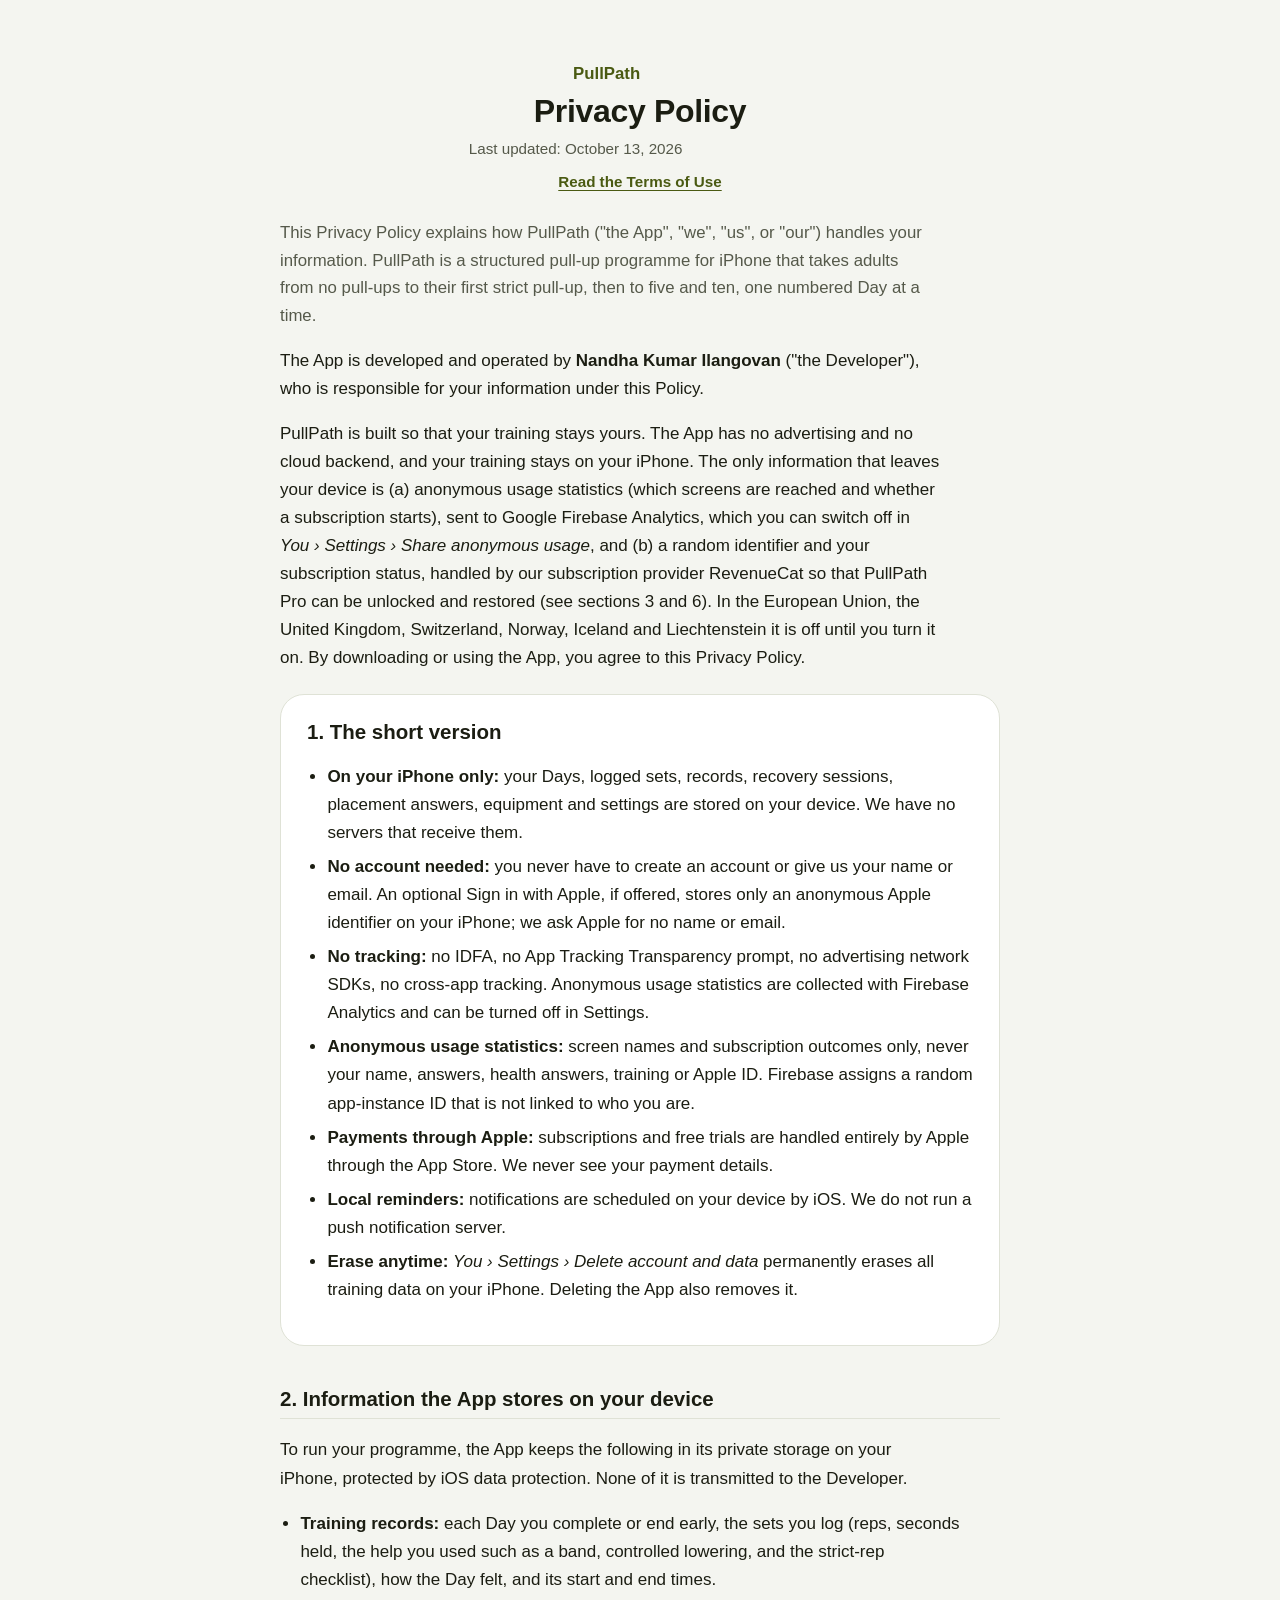
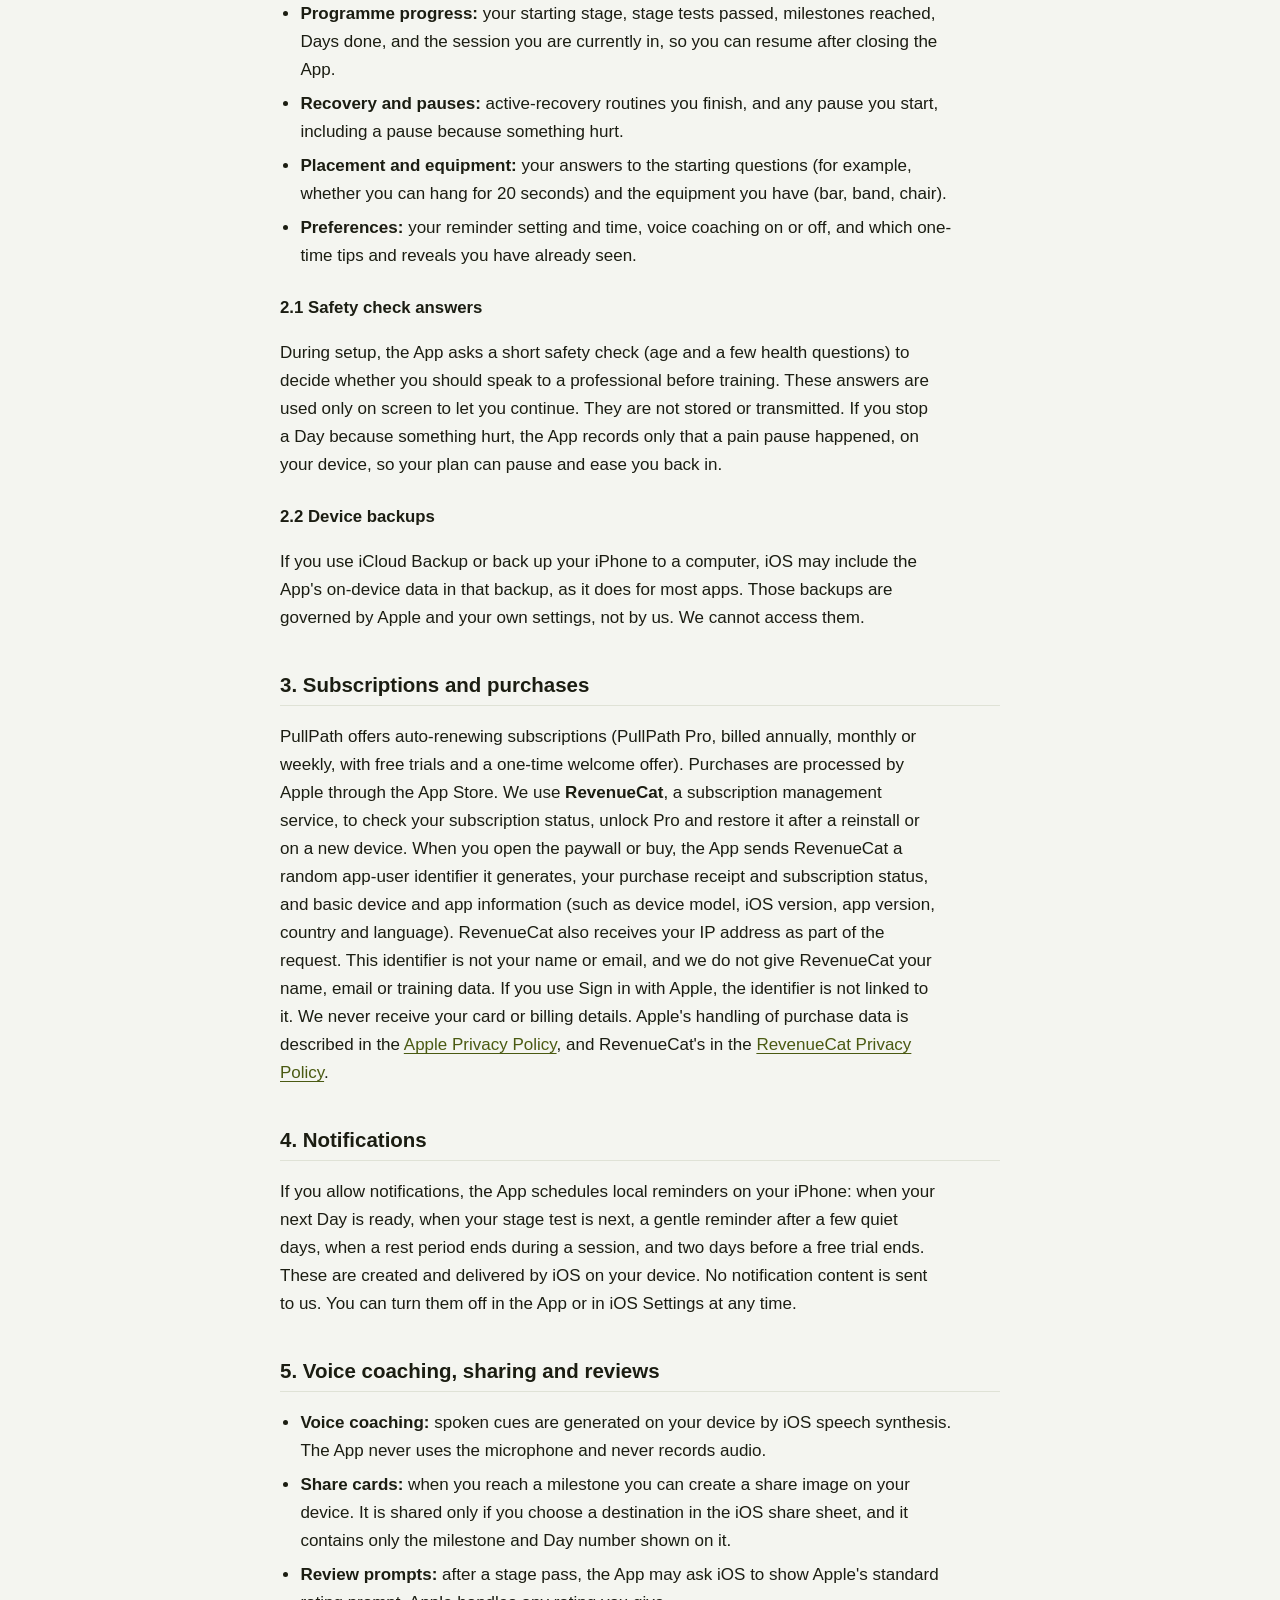
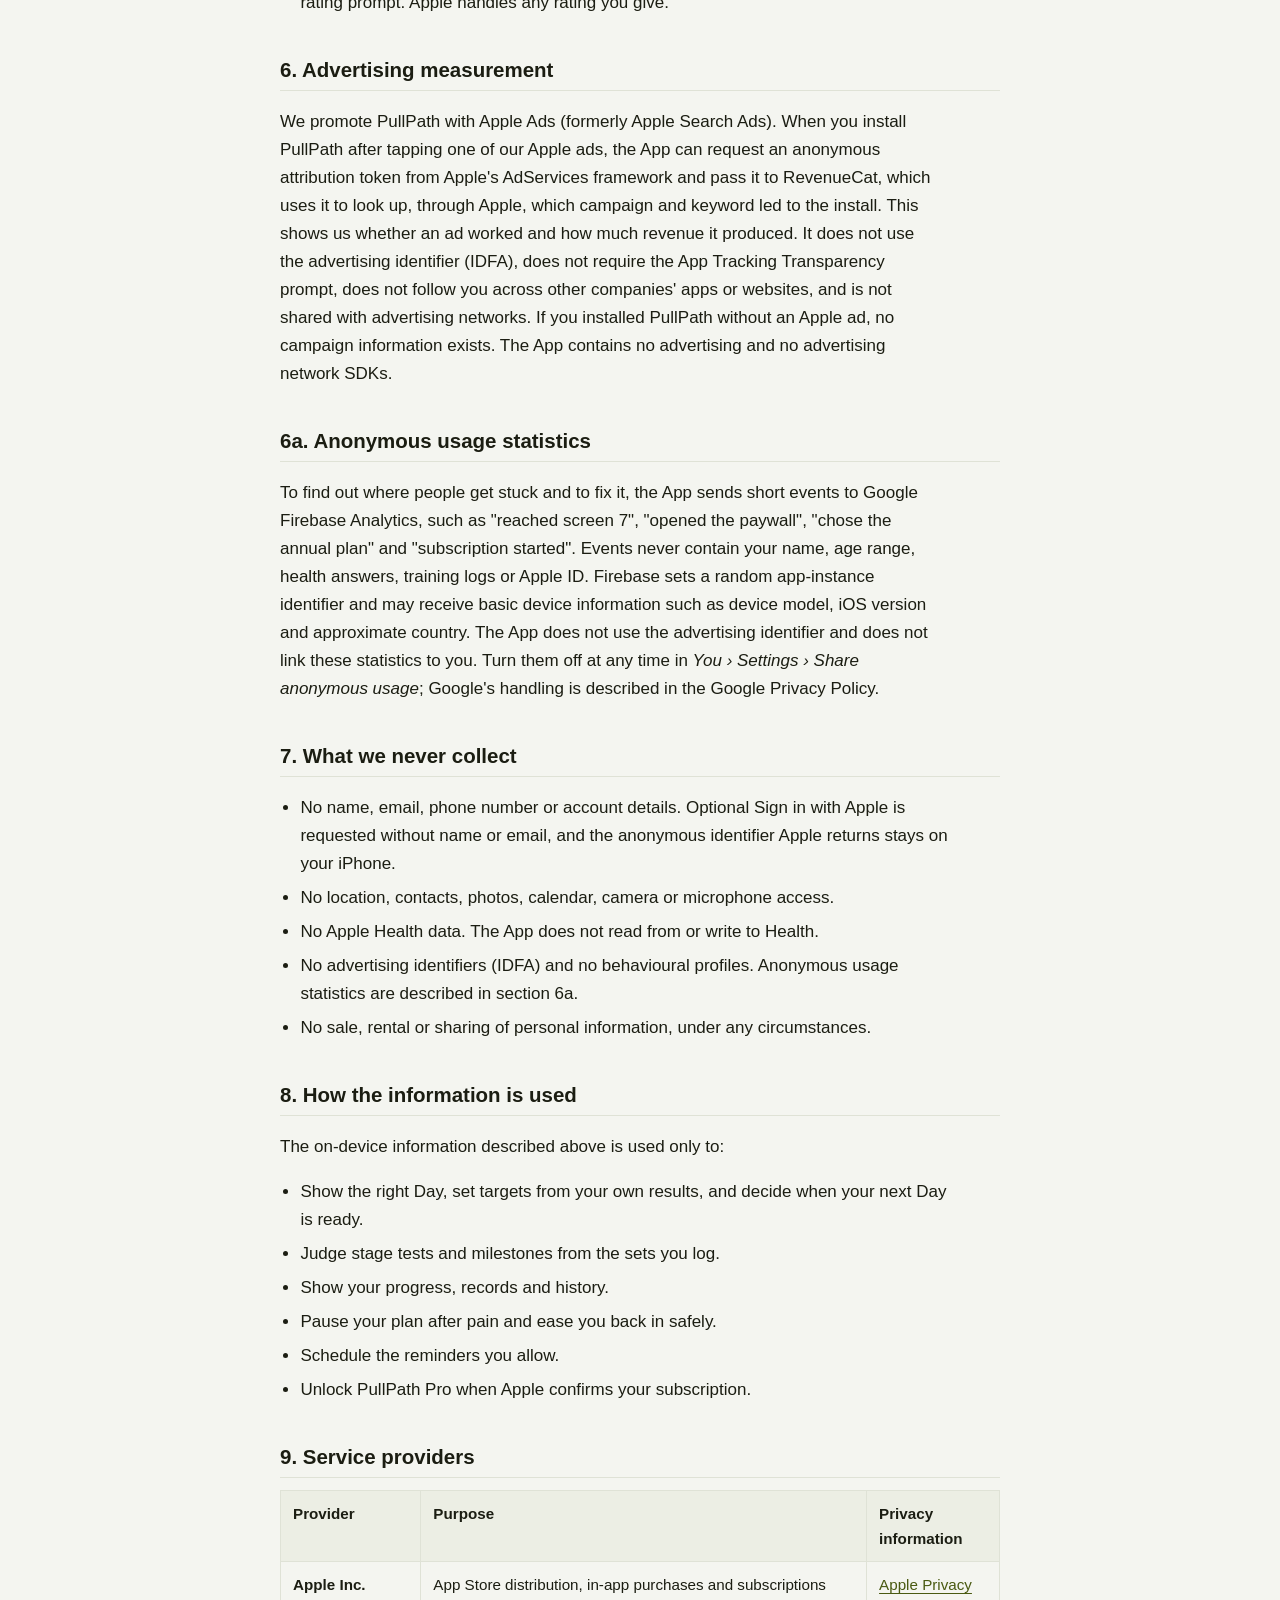
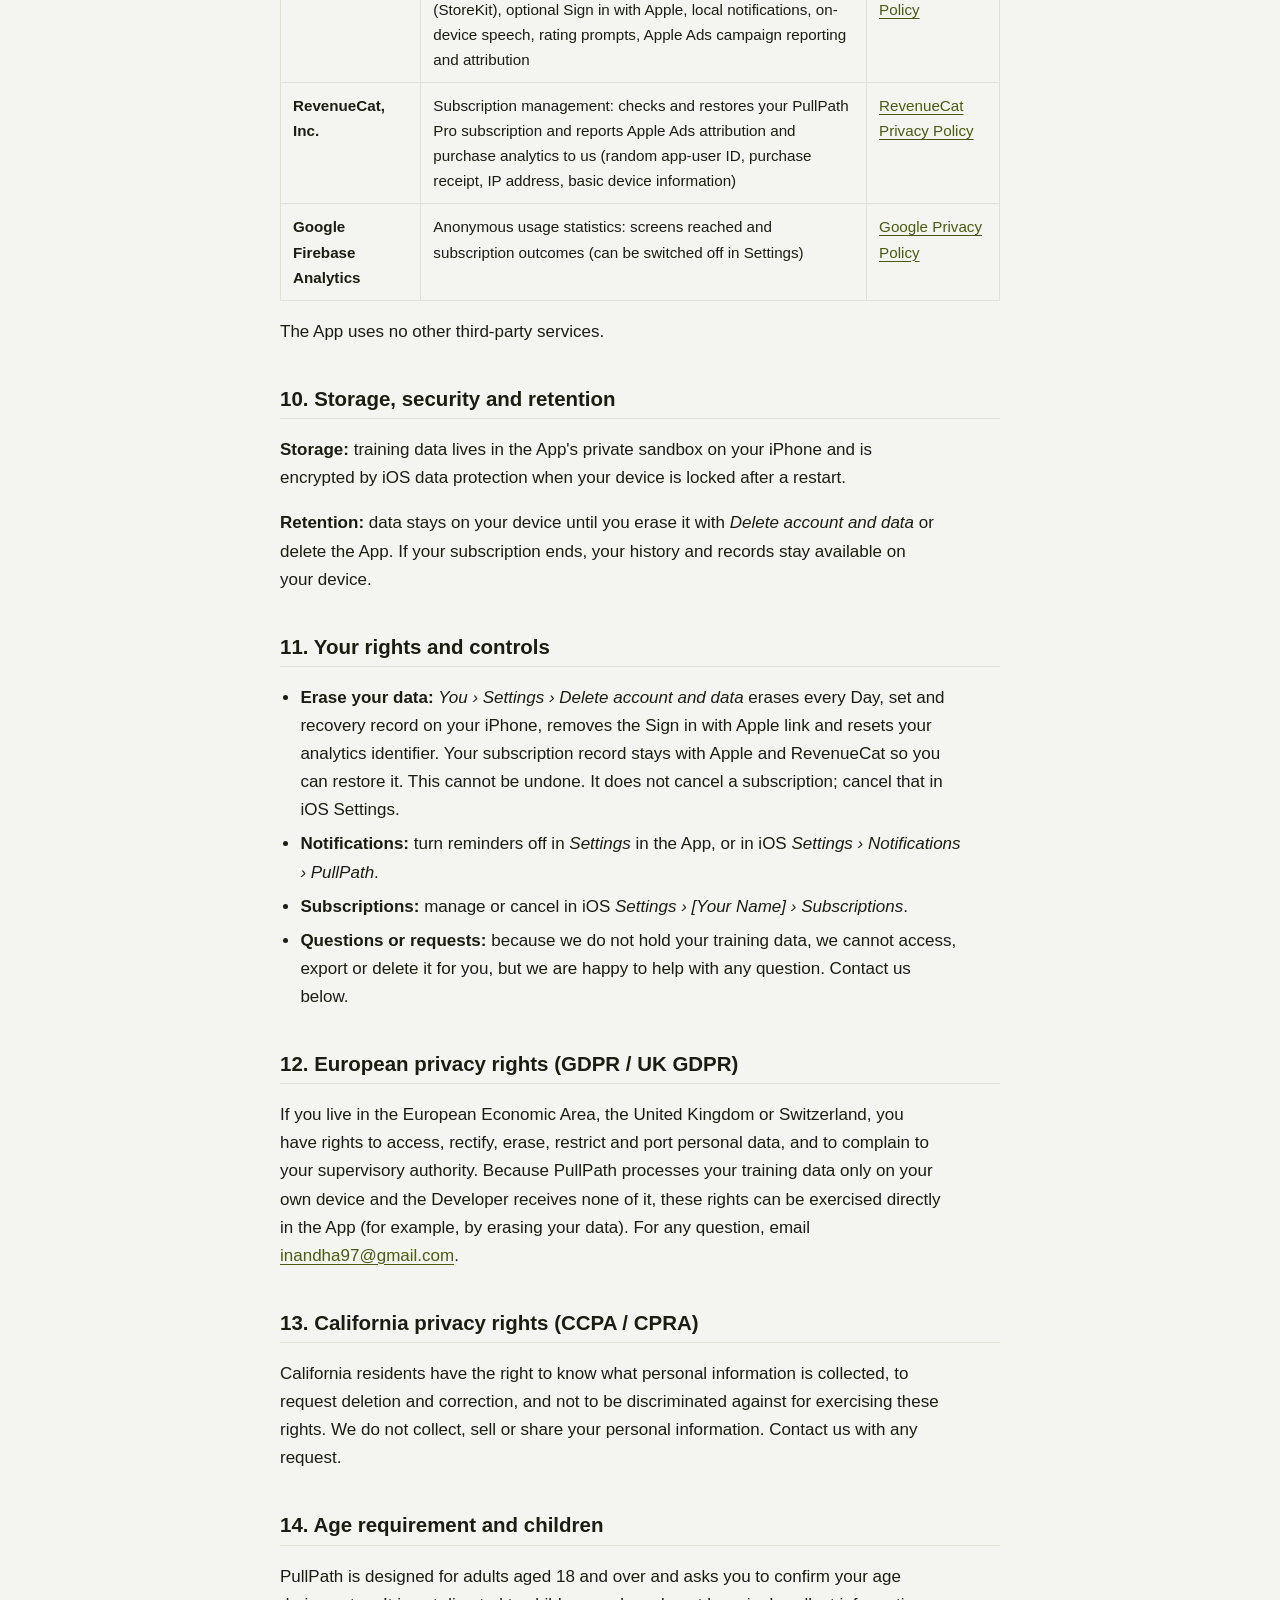
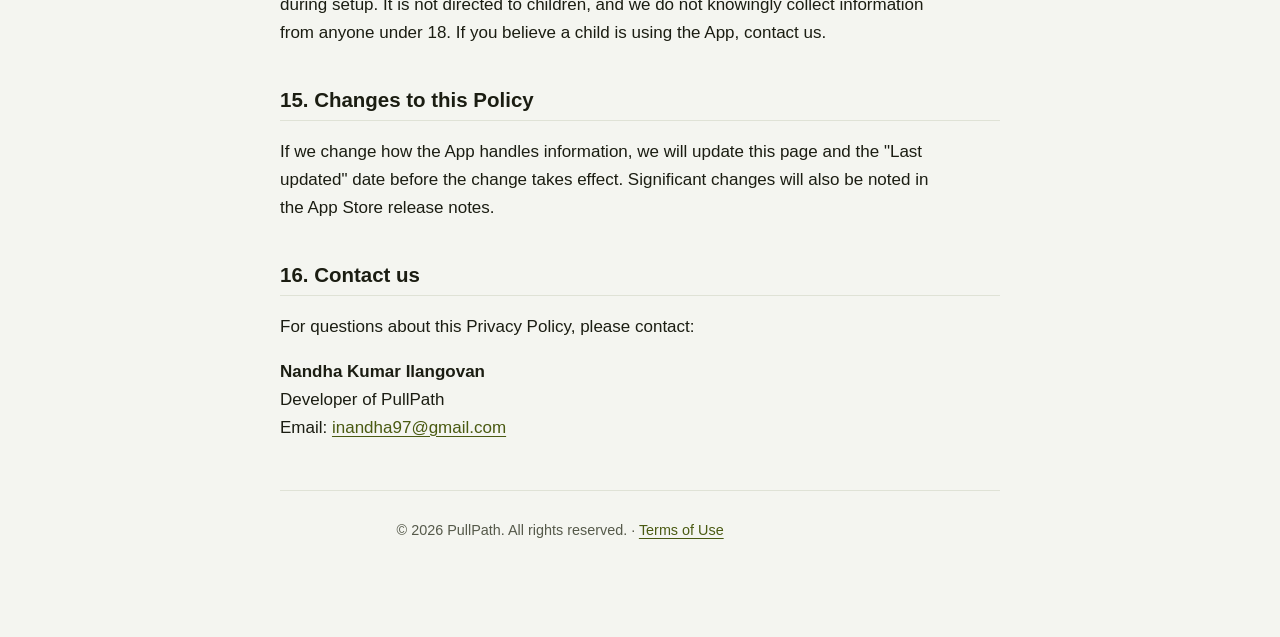
<file: index.html>
<!DOCTYPE html>
<html lang="en">
<head>
  <meta charset="utf-8" />
  <meta name="viewport" content="width=device-width, initial-scale=1" />
  <meta name="robots" content="index, follow" />
  <meta name="description" content="Privacy Policy for PullPath, an own-pace pull-up programme for iPhone that keeps your training data on your device." />
  <title>Privacy Policy - PullPath</title>
  <link rel="stylesheet" href="style.css" />
</head>
<body>
  <div class="wrap">
    <header>
      <p class="brand">PullPath</p>
      <h1>Privacy Policy</h1>
      <p class="updated">Last updated: October 13, 2026</p>
      <nav class="top"><a href="terms.html">Read the Terms of Use</a></nav>
    </header>

    <p class="lead">This Privacy Policy explains how PullPath ("the App", "we", "us", or "our") handles your information. PullPath is a structured pull-up programme for iPhone that takes adults from no pull-ups to their first strict pull-up, then to five and ten, one numbered Day at a time.</p>

    <p>The App is developed and operated by <strong>Nandha Kumar Ilangovan</strong> ("the Developer"), who is responsible for your information under this Policy.</p>

    <p>PullPath is built so that your training stays yours. The App has no advertising and no cloud backend, and your training stays on your iPhone. The only information that leaves your device is (a) anonymous usage statistics (which screens are reached and whether a subscription starts), sent to Google Firebase Analytics, which you can switch off in <em>You › Settings › Share anonymous usage</em>, and (b) a random identifier and your subscription status, handled by our subscription provider RevenueCat so that PullPath Pro can be unlocked and restored (see sections 3 and 6). In the European Union, the United Kingdom, Switzerland, Norway, Iceland and Liechtenstein it is off until you turn it on. By downloading or using the App, you agree to this Privacy Policy.</p>

    <div class="card">
      <h2 class="card-title">1. The short version</h2>
      <ul>
        <li><strong>On your iPhone only:</strong> your Days, logged sets, records, recovery sessions, placement answers, equipment and settings are stored on your device. We have no servers that receive them.</li>
        <li><strong>No account needed:</strong> you never have to create an account or give us your name or email. An optional Sign in with Apple, if offered, stores only an anonymous Apple identifier on your iPhone; we ask Apple for no name or email.</li>
        <li><strong>No tracking:</strong> no IDFA, no App Tracking Transparency prompt, no advertising network SDKs, no cross-app tracking. Anonymous usage statistics are collected with Firebase Analytics and can be turned off in Settings.</li>
        <li><strong>Anonymous usage statistics:</strong> screen names and subscription outcomes only, never your name, answers, health answers, training or Apple ID. Firebase assigns a random app-instance ID that is not linked to who you are.</li>
        <li><strong>Payments through Apple:</strong> subscriptions and free trials are handled entirely by Apple through the App Store. We never see your payment details.</li>
        <li><strong>Local reminders:</strong> notifications are scheduled on your device by iOS. We do not run a push notification server.</li>
        <li><strong>Erase anytime:</strong> <em>You › Settings › Delete account and data</em> permanently erases all training data on your iPhone. Deleting the App also removes it.</li>
      </ul>
    </div>

    <h2>2. Information the App stores on your device</h2>
    <p>To run your programme, the App keeps the following in its private storage on your iPhone, protected by iOS data protection. None of it is transmitted to the Developer.</p>
    <ul>
      <li><strong>Training records:</strong> each Day you complete or end early, the sets you log (reps, seconds held, the help you used such as a band, controlled lowering, and the strict-rep checklist), how the Day felt, and its start and end times.</li>
      <li><strong>Programme progress:</strong> your starting stage, stage tests passed, milestones reached, Days done, and the session you are currently in, so you can resume after closing the App.</li>
      <li><strong>Recovery and pauses:</strong> active-recovery routines you finish, and any pause you start, including a pause because something hurt.</li>
      <li><strong>Placement and equipment:</strong> your answers to the starting questions (for example, whether you can hang for 20 seconds) and the equipment you have (bar, band, chair).</li>
      <li><strong>Preferences:</strong> your reminder setting and time, voice coaching on or off, and which one-time tips and reveals you have already seen.</li>
    </ul>

    <h3>2.1 Safety check answers</h3>
    <p>During setup, the App asks a short safety check (age and a few health questions) to decide whether you should speak to a professional before training. These answers are used only on screen to let you continue. They are not stored or transmitted. If you stop a Day because something hurt, the App records only that a pain pause happened, on your device, so your plan can pause and ease you back in.</p>

    <h3>2.2 Device backups</h3>
    <p>If you use iCloud Backup or back up your iPhone to a computer, iOS may include the App's on-device data in that backup, as it does for most apps. Those backups are governed by Apple and your own settings, not by us. We cannot access them.</p>

    <h2>3. Subscriptions and purchases</h2>
    <p>PullPath offers auto-renewing subscriptions (PullPath Pro, billed annually, monthly or weekly, with free trials and a one-time welcome offer). Purchases are processed by Apple through the App Store. We use <strong>RevenueCat</strong>, a subscription management service, to check your subscription status, unlock Pro and restore it after a reinstall or on a new device. When you open the paywall or buy, the App sends RevenueCat a random app-user identifier it generates, your purchase receipt and subscription status, and basic device and app information (such as device model, iOS version, app version, country and language). RevenueCat also receives your IP address as part of the request. This identifier is not your name or email, and we do not give RevenueCat your name, email or training data. If you use Sign in with Apple, the identifier is not linked to it. We never receive your card or billing details. Apple's handling of purchase data is described in the <a href="https://www.apple.com/legal/privacy/" target="_blank" rel="noopener">Apple Privacy Policy</a>, and RevenueCat's in the <a href="https://www.revenuecat.com/privacy/" target="_blank" rel="noopener">RevenueCat Privacy Policy</a>.</p>

    <h2>4. Notifications</h2>
    <p>If you allow notifications, the App schedules local reminders on your iPhone: when your next Day is ready, when your stage test is next, a gentle reminder after a few quiet days, when a rest period ends during a session, and two days before a free trial ends. These are created and delivered by iOS on your device. No notification content is sent to us. You can turn them off in the App or in iOS Settings at any time.</p>

    <h2>5. Voice coaching, sharing and reviews</h2>
    <ul>
      <li><strong>Voice coaching:</strong> spoken cues are generated on your device by iOS speech synthesis. The App never uses the microphone and never records audio.</li>
      <li><strong>Share cards:</strong> when you reach a milestone you can create a share image on your device. It is shared only if you choose a destination in the iOS share sheet, and it contains only the milestone and Day number shown on it.</li>
      <li><strong>Review prompts:</strong> after a stage pass, the App may ask iOS to show Apple's standard rating prompt. Apple handles any rating you give.</li>
    </ul>

    <h2>6. Advertising measurement</h2>
    <p>We promote PullPath with Apple Ads (formerly Apple Search Ads). When you install PullPath after tapping one of our Apple ads, the App can request an anonymous attribution token from Apple's AdServices framework and pass it to RevenueCat, which uses it to look up, through Apple, which campaign and keyword led to the install. This shows us whether an ad worked and how much revenue it produced. It does not use the advertising identifier (IDFA), does not require the App Tracking Transparency prompt, does not follow you across other companies' apps or websites, and is not shared with advertising networks. If you installed PullPath without an Apple ad, no campaign information exists. The App contains no advertising and no advertising network SDKs.</p>

    <h2>6a. Anonymous usage statistics</h2>
    <p>To find out where people get stuck and to fix it, the App sends short events to Google Firebase Analytics, such as "reached screen 7", "opened the paywall", "chose the annual plan" and "subscription started". Events never contain your name, age range, health answers, training logs or Apple ID. Firebase sets a random app-instance identifier and may receive basic device information such as device model, iOS version and approximate country. The App does not use the advertising identifier and does not link these statistics to you. Turn them off at any time in <em>You › Settings › Share anonymous usage</em>; Google's handling is described in the Google Privacy Policy.</p>

    <h2>7. What we never collect</h2>
    <ul>
      <li>No name, email, phone number or account details. Optional Sign in with Apple is requested without name or email, and the anonymous identifier Apple returns stays on your iPhone.</li>
      <li>No location, contacts, photos, calendar, camera or microphone access.</li>
      <li>No Apple Health data. The App does not read from or write to Health.</li>
      <li>No advertising identifiers (IDFA) and no behavioural profiles. Anonymous usage statistics are described in section 6a.</li>
      <li>No sale, rental or sharing of personal information, under any circumstances.</li>
    </ul>

    <h2>8. How the information is used</h2>
    <p>The on-device information described above is used only to:</p>
    <ul>
      <li>Show the right Day, set targets from your own results, and decide when your next Day is ready.</li>
      <li>Judge stage tests and milestones from the sets you log.</li>
      <li>Show your progress, records and history.</li>
      <li>Pause your plan after pain and ease you back in safely.</li>
      <li>Schedule the reminders you allow.</li>
      <li>Unlock PullPath Pro when Apple confirms your subscription.</li>
    </ul>

    <h2>9. Service providers</h2>
    <table>
      <thead>
        <tr>
          <th>Provider</th>
          <th>Purpose</th>
          <th>Privacy information</th>
        </tr>
      </thead>
      <tbody>
        <tr>
          <td><strong>Apple Inc.</strong></td>
          <td>App Store distribution, in-app purchases and subscriptions (StoreKit), optional Sign in with Apple, local notifications, on-device speech, rating prompts, Apple Ads campaign reporting and attribution</td>
          <td><a href="https://www.apple.com/legal/privacy/" target="_blank" rel="noopener">Apple Privacy Policy</a></td>
        </tr>
        <tr>
          <td><strong>RevenueCat, Inc.</strong></td>
          <td>Subscription management: checks and restores your PullPath Pro subscription and reports Apple Ads attribution and purchase analytics to us (random app-user ID, purchase receipt, IP address, basic device information)</td>
          <td><a href="https://www.revenuecat.com/privacy/" target="_blank" rel="noopener">RevenueCat Privacy Policy</a></td>
        </tr>
        <tr>
          <td><strong>Google Firebase Analytics</strong></td>
          <td>Anonymous usage statistics: screens reached and subscription outcomes (can be switched off in Settings)</td>
          <td><a href="https://policies.google.com/privacy" target="_blank" rel="noopener">Google Privacy Policy</a></td>
        </tr>
      </tbody>
    </table>
    <p>The App uses no other third-party services.</p>

    <h2>10. Storage, security and retention</h2>
    <p><strong>Storage:</strong> training data lives in the App's private sandbox on your iPhone and is encrypted by iOS data protection when your device is locked after a restart.</p>
    <p><strong>Retention:</strong> data stays on your device until you erase it with <em>Delete account and data</em> or delete the App. If your subscription ends, your history and records stay available on your device.</p>

    <h2>11. Your rights and controls</h2>
    <ul>
      <li><strong>Erase your data:</strong> <em>You › Settings › Delete account and data</em> erases every Day, set and recovery record on your iPhone, removes the Sign in with Apple link and resets your analytics identifier. Your subscription record stays with Apple and RevenueCat so you can restore it. This cannot be undone. It does not cancel a subscription; cancel that in iOS Settings.</li>
      <li><strong>Notifications:</strong> turn reminders off in <em>Settings</em> in the App, or in iOS <em>Settings › Notifications › PullPath</em>.</li>
      <li><strong>Subscriptions:</strong> manage or cancel in iOS <em>Settings › [Your Name] › Subscriptions</em>.</li>
      <li><strong>Questions or requests:</strong> because we do not hold your training data, we cannot access, export or delete it for you, but we are happy to help with any question. Contact us below.</li>
    </ul>

    <h2>12. European privacy rights (GDPR / UK GDPR)</h2>
    <p>If you live in the European Economic Area, the United Kingdom or Switzerland, you have rights to access, rectify, erase, restrict and port personal data, and to complain to your supervisory authority. Because PullPath processes your training data only on your own device and the Developer receives none of it, these rights can be exercised directly in the App (for example, by erasing your data). For any question, email <a href="mailto:inandha97@gmail.com">inandha97@gmail.com</a>.</p>

    <h2>13. California privacy rights (CCPA / CPRA)</h2>
    <p>California residents have the right to know what personal information is collected, to request deletion and correction, and not to be discriminated against for exercising these rights. We do not collect, sell or share your personal information. Contact us with any request.</p>

    <h2>14. Age requirement and children</h2>
    <p>PullPath is designed for adults aged 18 and over and asks you to confirm your age during setup. It is not directed to children, and we do not knowingly collect information from anyone under 18. If you believe a child is using the App, contact us.</p>

    <h2>15. Changes to this Policy</h2>
    <p>If we change how the App handles information, we will update this page and the "Last updated" date before the change takes effect. Significant changes will also be noted in the App Store release notes.</p>

    <h2>16. Contact us</h2>
    <p>For questions about this Privacy Policy, please contact:</p>
    <p>
      <strong>Nandha Kumar Ilangovan</strong><br />
      Developer of PullPath<br />
      Email: <a href="mailto:inandha97@gmail.com">inandha97@gmail.com</a>
    </p>

    <footer>
      <hr />
      <p>&copy; 2026 PullPath. All rights reserved. &middot; <a href="terms.html">Terms of Use</a></p>
    </footer>
  </div>
</body>
</html>
</file>
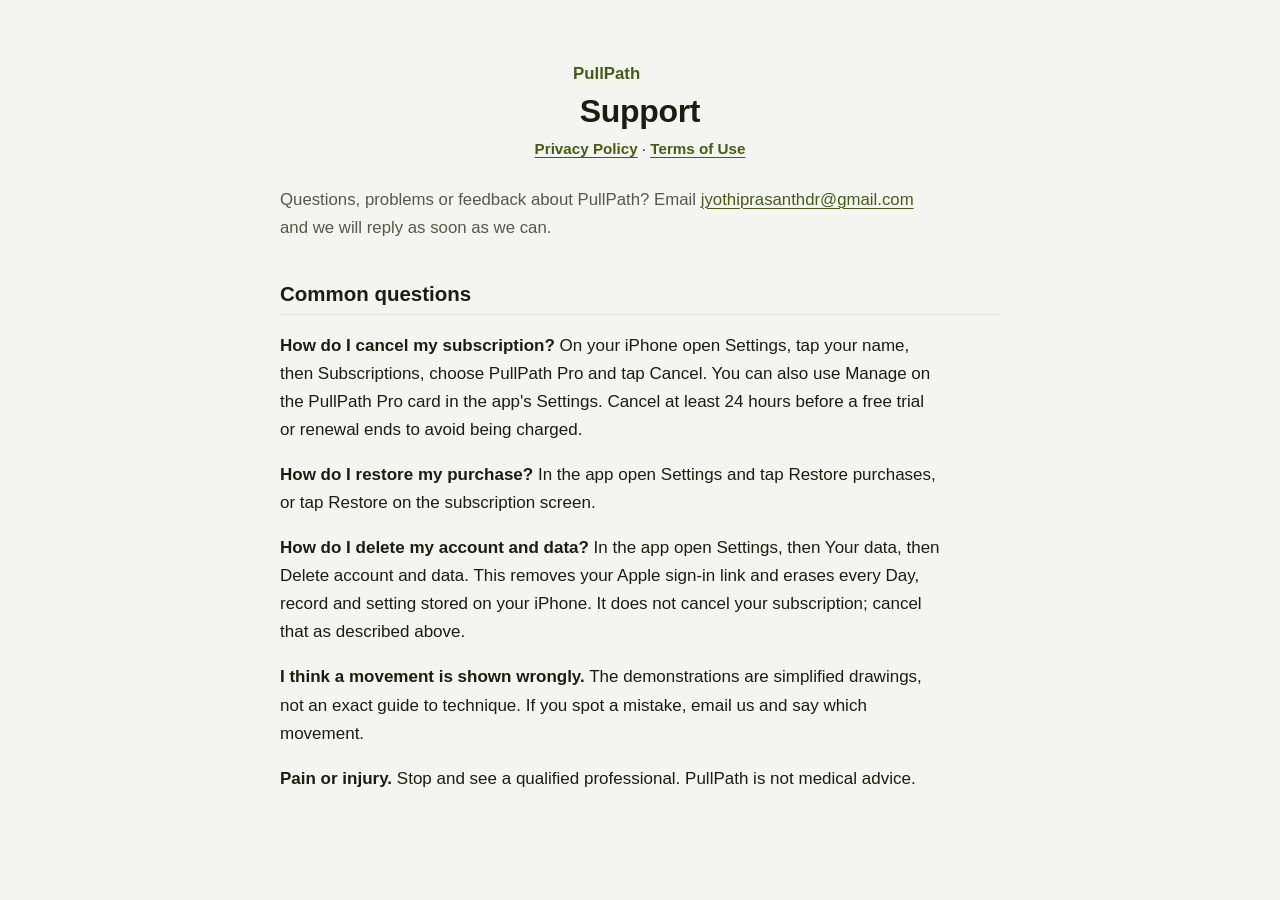
<file: support.html>
<!DOCTYPE html>
<html lang="en">
<head>
<meta charset="utf-8">
<meta name="viewport" content="width=device-width, initial-scale=1">
<title>PullPath Support</title>
<link rel="stylesheet" href="style.css">
</head>
<body>
<div class="wrap">
  <header>
    <p class="brand">PullPath</p>
    <h1>Support</h1>
    <nav class="top"><a href="index.html">Privacy Policy</a> · <a href="terms.html">Terms of Use</a></nav>
  </header>
  <p class="lead">Questions, problems or feedback about PullPath? Email <a href="mailto:jyothiprasanthdr@gmail.com">jyothiprasanthdr@gmail.com</a> and we will reply as soon as we can.</p>

  <h2>Common questions</h2>
  <p><strong>How do I cancel my subscription?</strong> On your iPhone open Settings, tap your name, then Subscriptions, choose PullPath Pro and tap Cancel. You can also use Manage on the PullPath Pro card in the app's Settings. Cancel at least 24 hours before a free trial or renewal ends to avoid being charged.</p>
  <p><strong>How do I restore my purchase?</strong> In the app open Settings and tap Restore purchases, or tap Restore on the subscription screen.</p>
  <p><strong>How do I delete my account and data?</strong> In the app open Settings, then Your data, then Delete account and data. This removes your Apple sign-in link and erases every Day, record and setting stored on your iPhone. It does not cancel your subscription; cancel that as described above.</p>
  <p><strong>I think a movement is shown wrongly.</strong> The demonstrations are simplified drawings, not an exact guide to technique. If you spot a mistake, email us and say which movement.</p>
  <p><strong>Pain or injury.</strong> Stop and see a qualified professional. PullPath is not medical advice.</p>

</div>
</body>
</html>
</file>
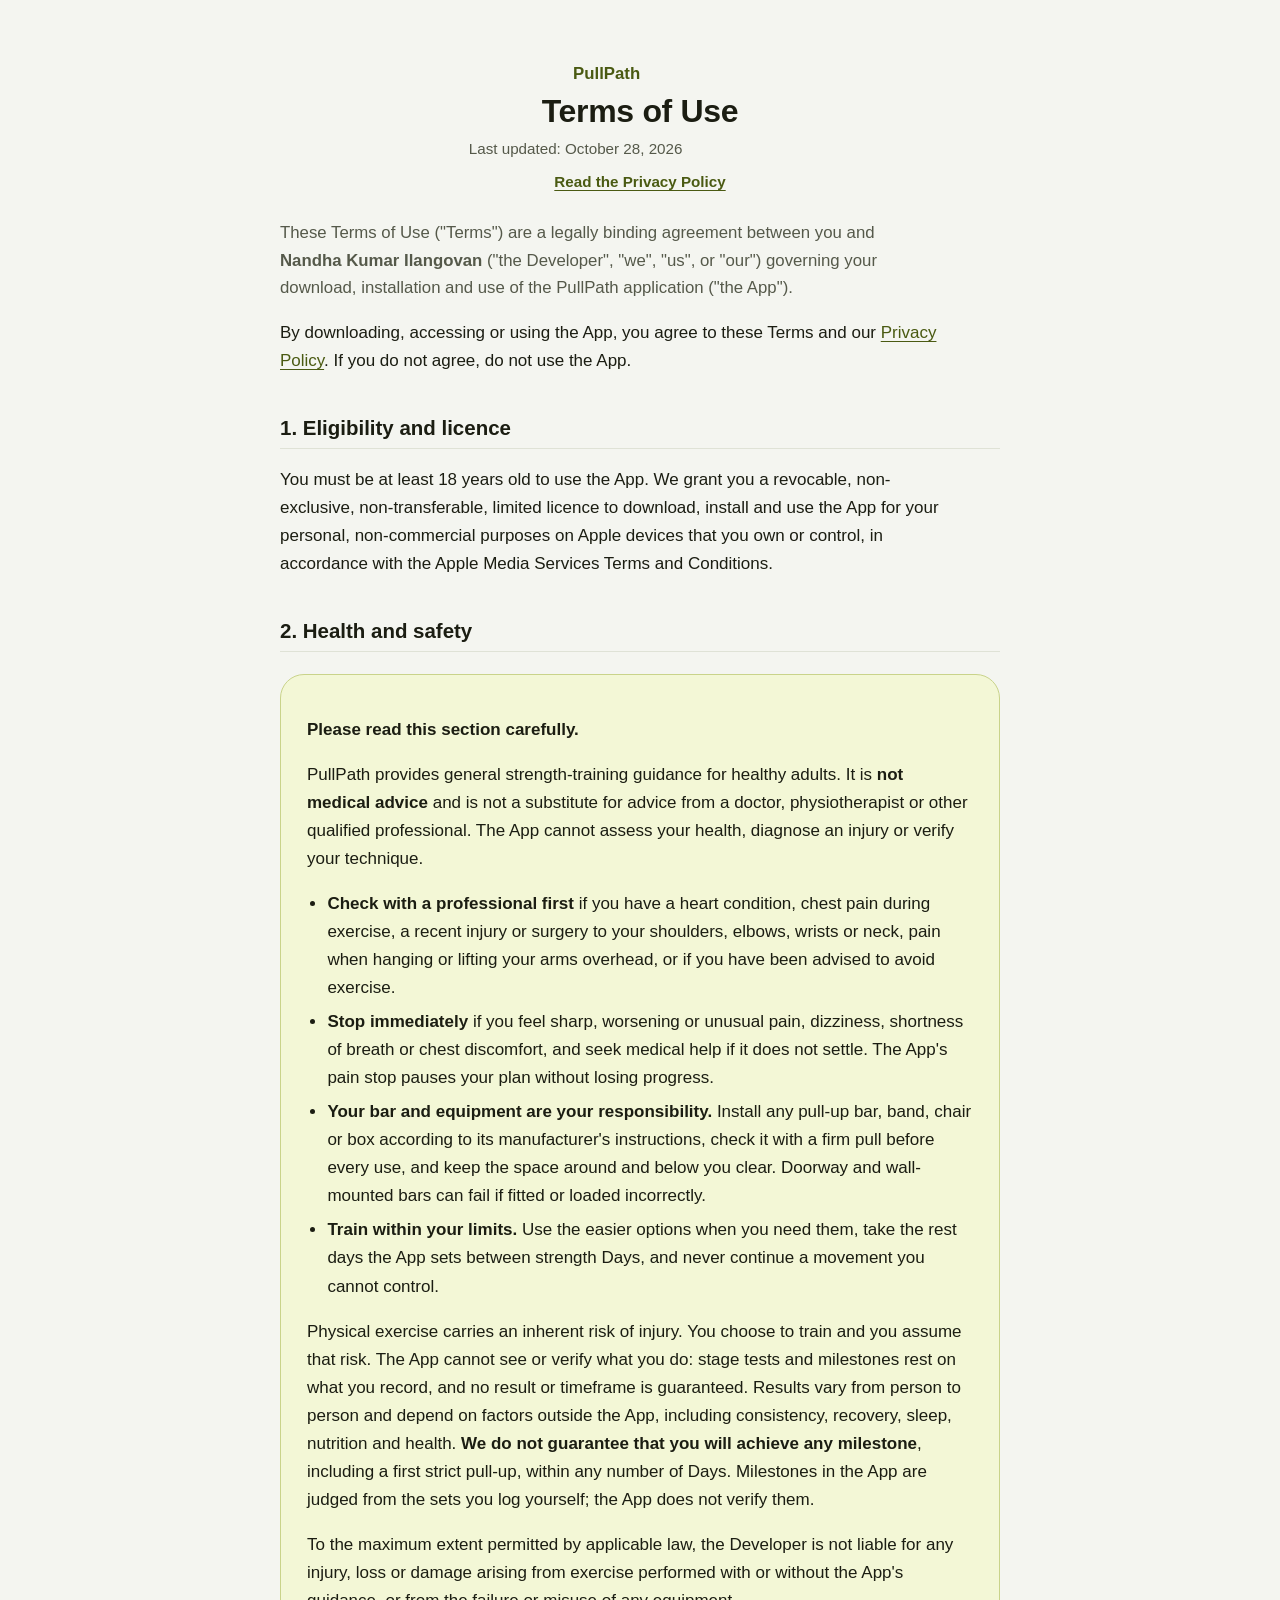
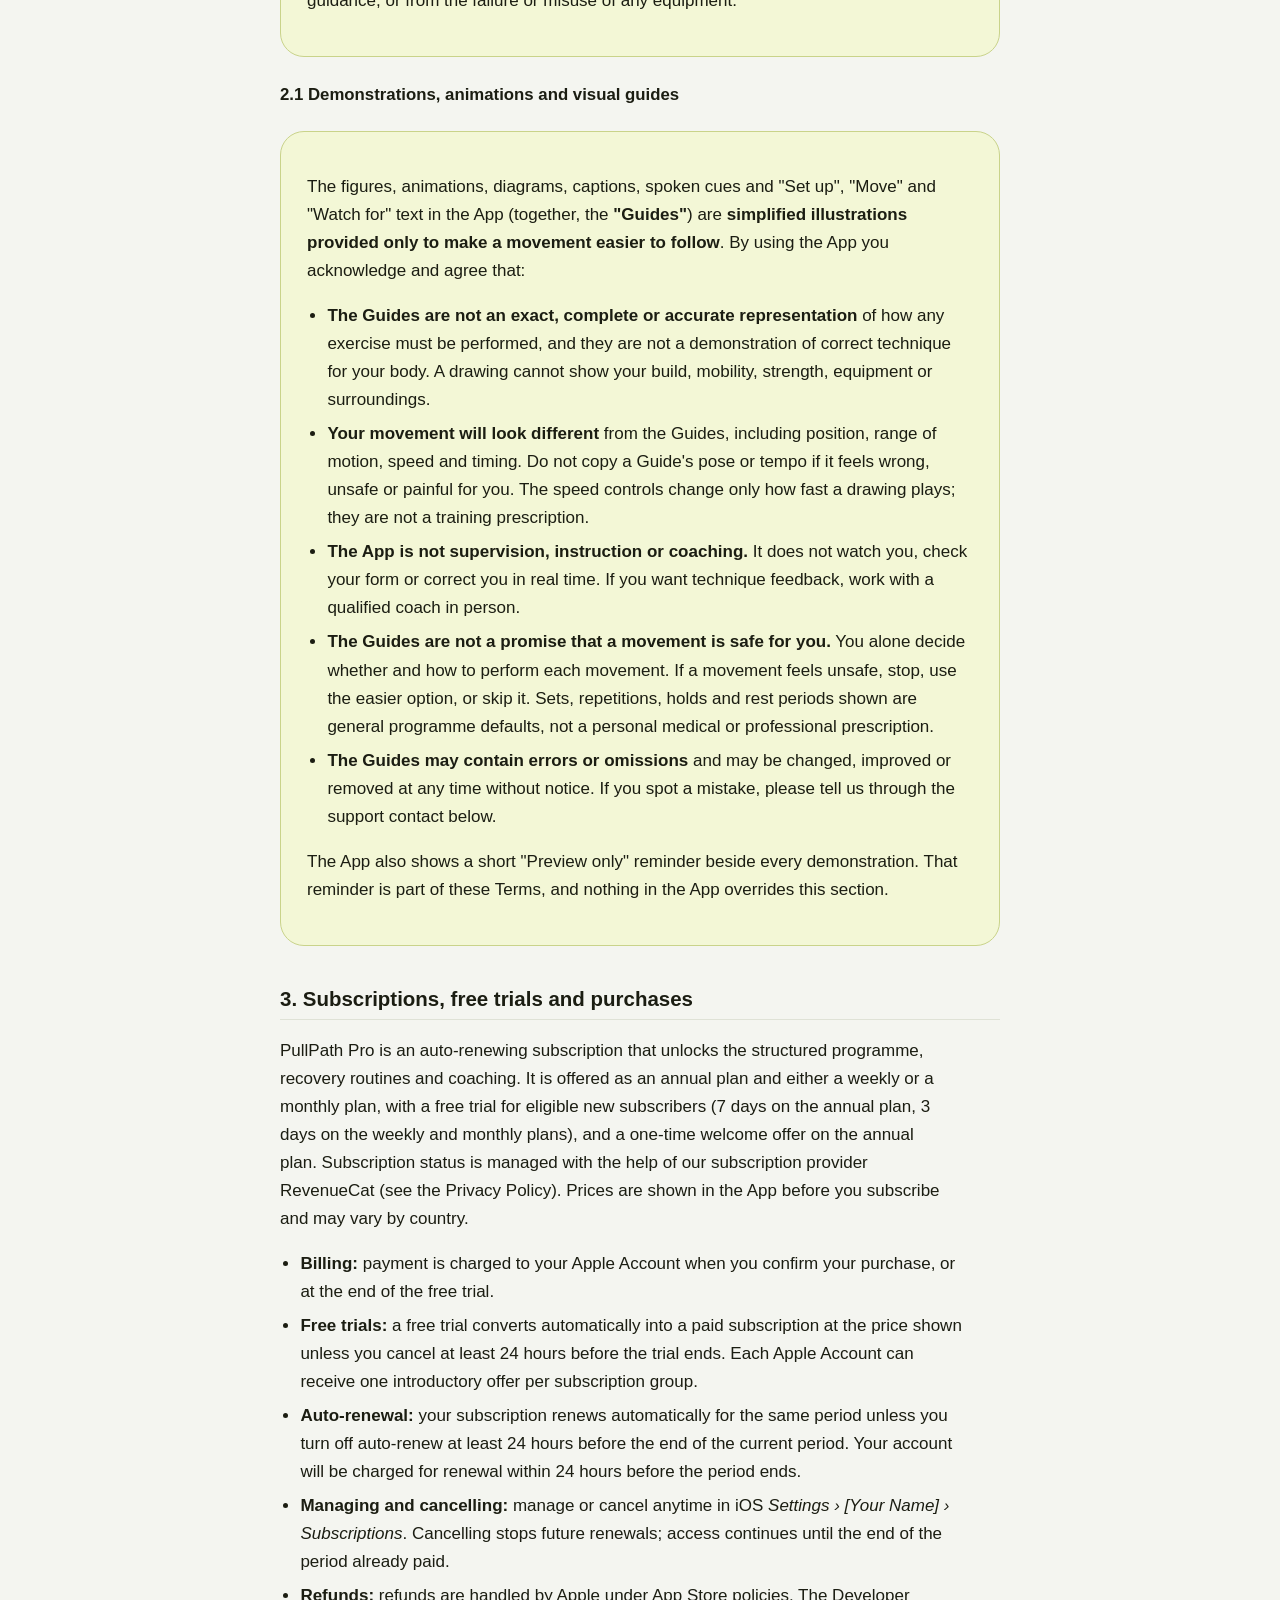
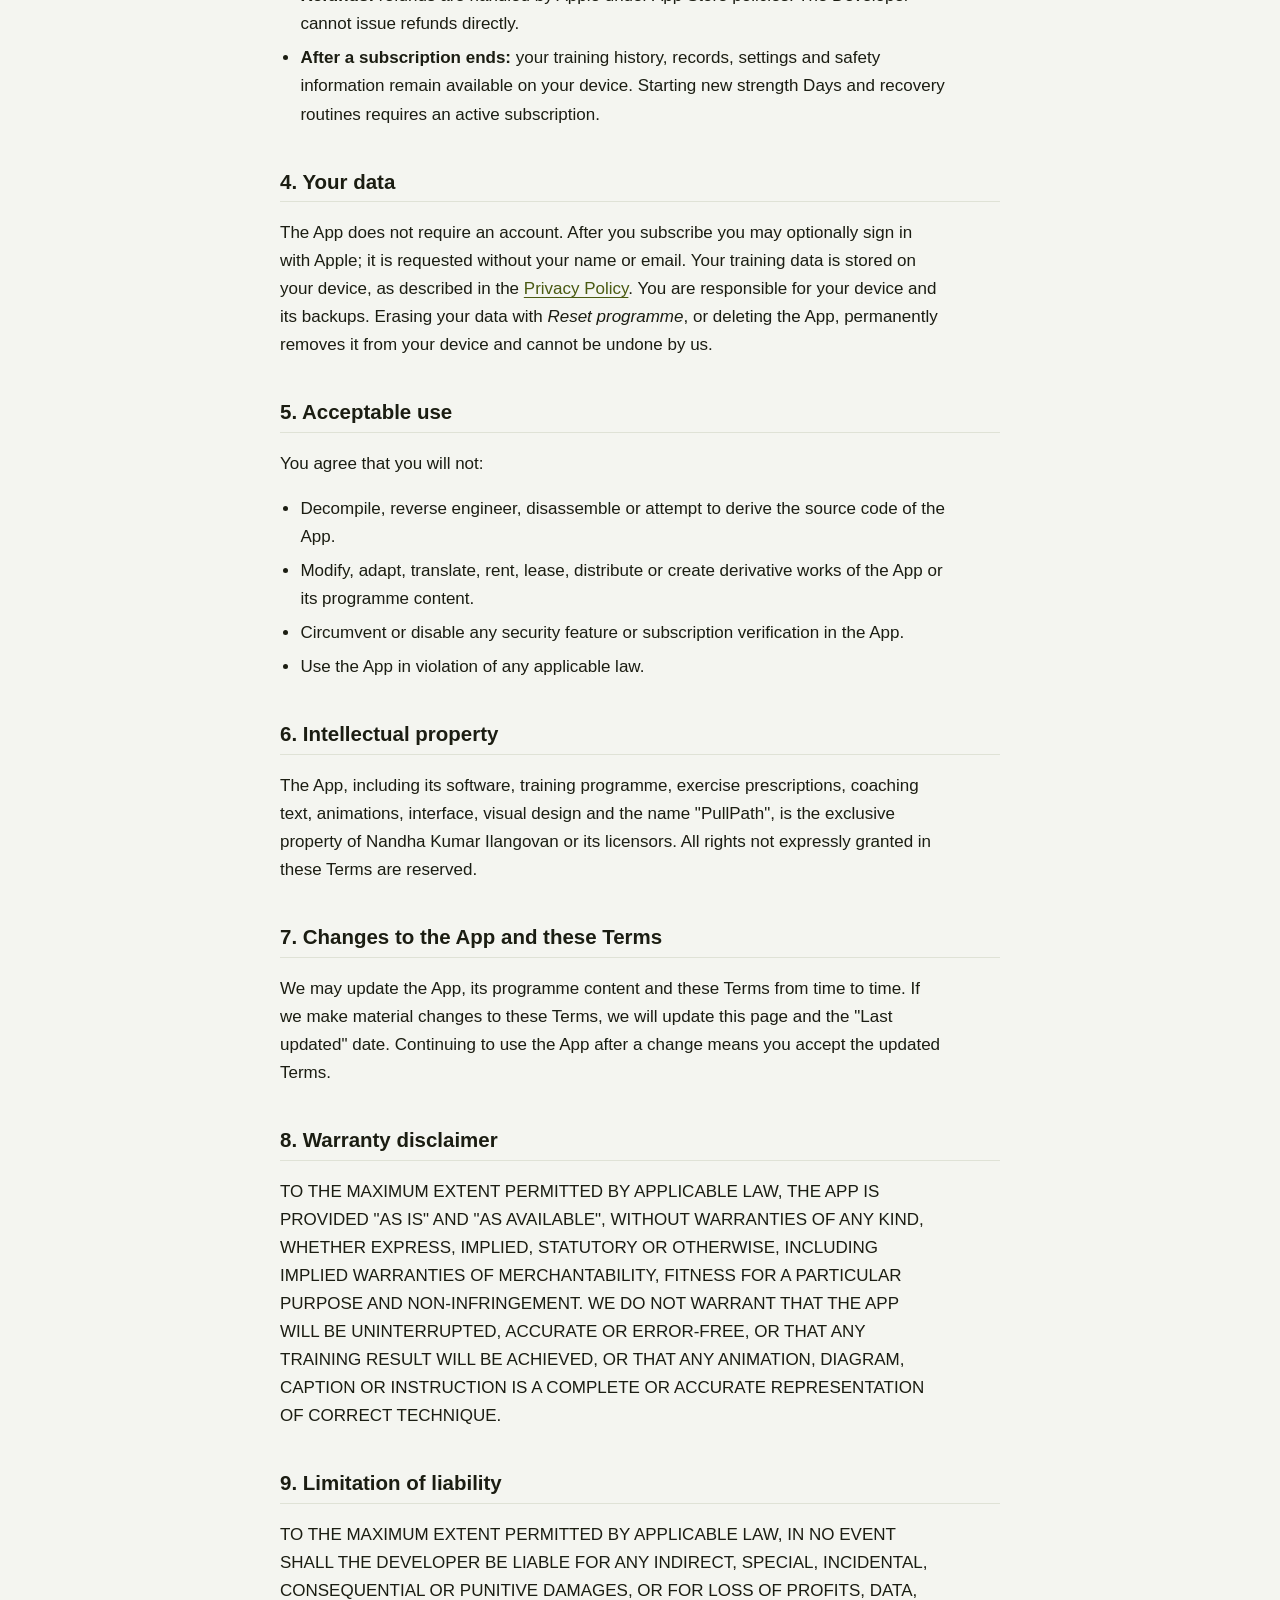
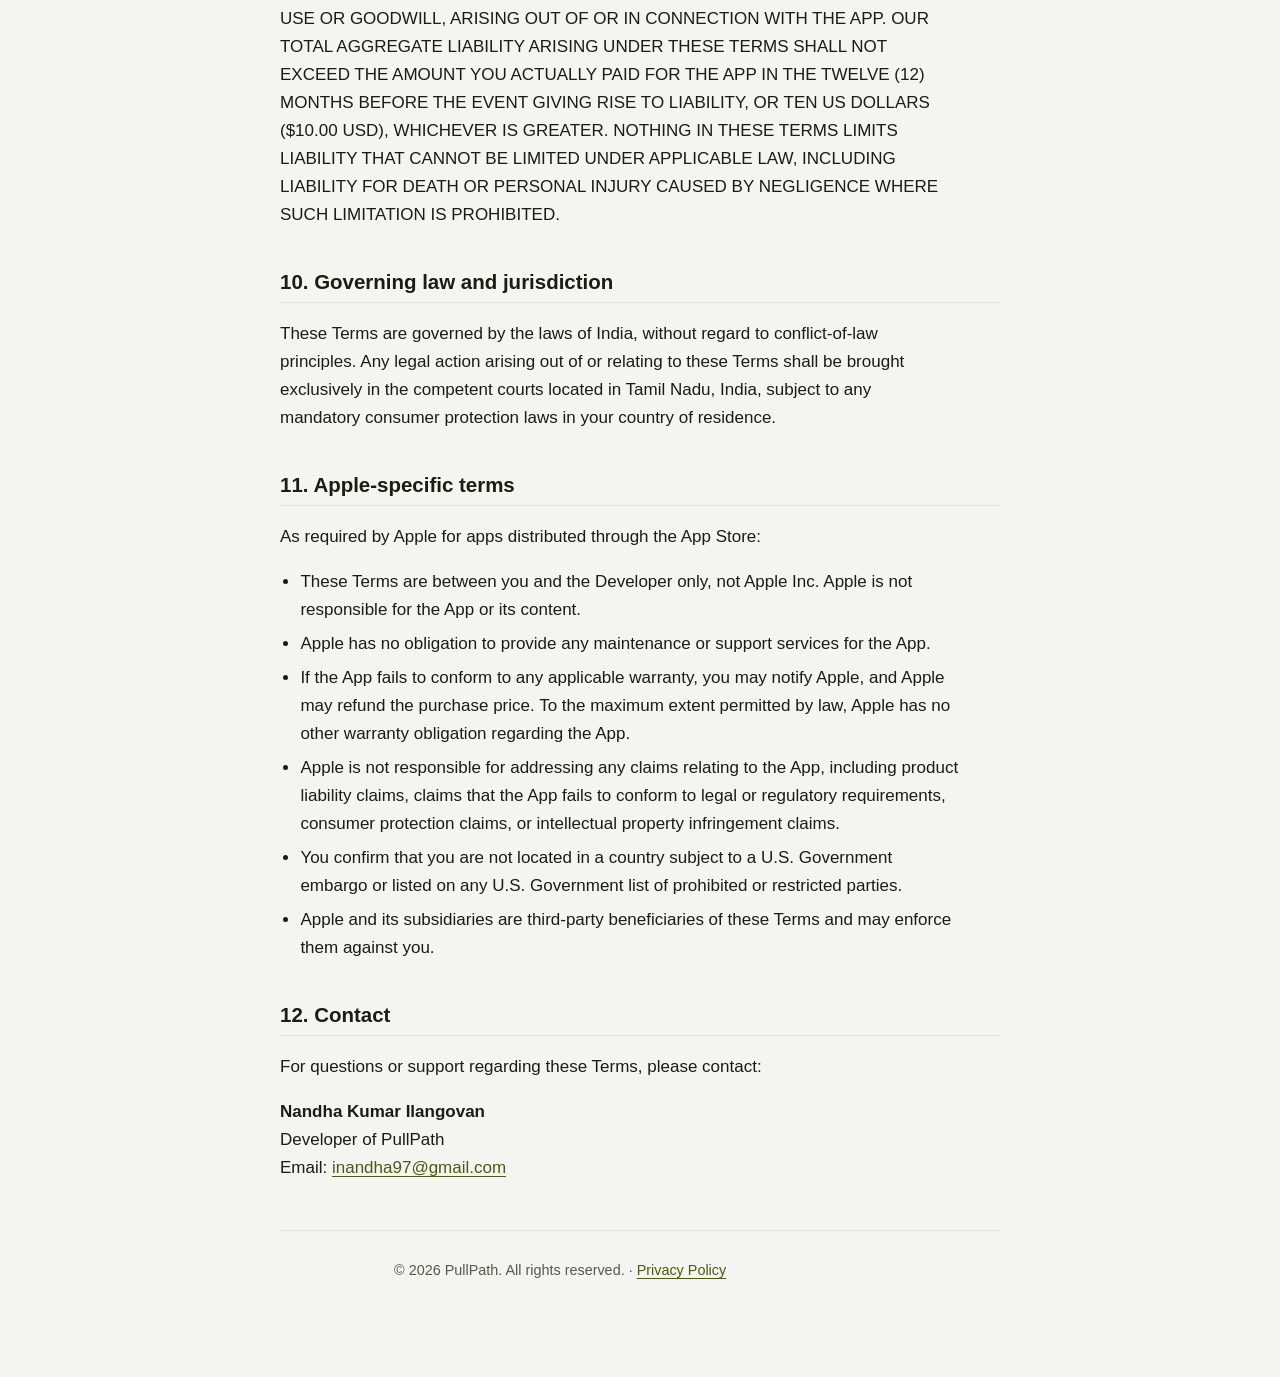
<file: terms.html>
<!DOCTYPE html>
<html lang="en">
<head>
  <meta charset="utf-8" />
  <meta name="viewport" content="width=device-width, initial-scale=1" />
  <meta name="robots" content="index, follow" />
  <meta name="description" content="Terms of Use for PullPath, an own-pace pull-up programme for iPhone." />
  <title>Terms of Use - PullPath</title>
  <link rel="stylesheet" href="style.css" />
</head>
<body>
  <div class="wrap">
    <header>
      <p class="brand">PullPath</p>
      <h1>Terms of Use</h1>
      <p class="updated">Last updated: October 28, 2026</p>
      <nav class="top"><a href="index.html">Read the Privacy Policy</a></nav>
    </header>

    <p class="lead">These Terms of Use ("Terms") are a legally binding agreement between you and <strong>Nandha Kumar Ilangovan</strong> ("the Developer", "we", "us", or "our") governing your download, installation and use of the PullPath application ("the App").</p>

    <p>By downloading, accessing or using the App, you agree to these Terms and our <a href="index.html">Privacy Policy</a>. If you do not agree, do not use the App.</p>

    <h2>1. Eligibility and licence</h2>
    <p>You must be at least 18 years old to use the App. We grant you a revocable, non-exclusive, non-transferable, limited licence to download, install and use the App for your personal, non-commercial purposes on Apple devices that you own or control, in accordance with the Apple Media Services Terms and Conditions.</p>

    <h2>2. Health and safety</h2>
    <div class="card notice">
      <p><strong>Please read this section carefully.</strong></p>
      <p>PullPath provides general strength-training guidance for healthy adults. It is <strong>not medical advice</strong> and is not a substitute for advice from a doctor, physiotherapist or other qualified professional. The App cannot assess your health, diagnose an injury or verify your technique.</p>
      <ul>
        <li><strong>Check with a professional first</strong> if you have a heart condition, chest pain during exercise, a recent injury or surgery to your shoulders, elbows, wrists or neck, pain when hanging or lifting your arms overhead, or if you have been advised to avoid exercise.</li>
        <li><strong>Stop immediately</strong> if you feel sharp, worsening or unusual pain, dizziness, shortness of breath or chest discomfort, and seek medical help if it does not settle. The App's pain stop pauses your plan without losing progress.</li>
        <li><strong>Your bar and equipment are your responsibility.</strong> Install any pull-up bar, band, chair or box according to its manufacturer's instructions, check it with a firm pull before every use, and keep the space around and below you clear. Doorway and wall-mounted bars can fail if fitted or loaded incorrectly.</li>
        <li><strong>Train within your limits.</strong> Use the easier options when you need them, take the rest days the App sets between strength Days, and never continue a movement you cannot control.</li>
      </ul>
      <p>Physical exercise carries an inherent risk of injury. You choose to train and you assume that risk. The App cannot see or verify what you do: stage tests and milestones rest on what you record, and no result or timeframe is guaranteed. Results vary from person to person and depend on factors outside the App, including consistency, recovery, sleep, nutrition and health. <strong>We do not guarantee that you will achieve any milestone</strong>, including a first strict pull-up, within any number of Days. Milestones in the App are judged from the sets you log yourself; the App does not verify them.</p>
      <p>To the maximum extent permitted by applicable law, the Developer is not liable for any injury, loss or damage arising from exercise performed with or without the App's guidance, or from the failure or misuse of any equipment.</p>
    </div>

    <h3>2.1 Demonstrations, animations and visual guides</h3>
    <div class="card notice">
      <p>The figures, animations, diagrams, captions, spoken cues and "Set up", "Move" and "Watch for" text in the App (together, the <strong>"Guides"</strong>) are <strong>simplified illustrations provided only to make a movement easier to follow</strong>. By using the App you acknowledge and agree that:</p>
      <ul>
        <li><strong>The Guides are not an exact, complete or accurate representation</strong> of how any exercise must be performed, and they are not a demonstration of correct technique for your body. A drawing cannot show your build, mobility, strength, equipment or surroundings.</li>
        <li><strong>Your movement will look different</strong> from the Guides, including position, range of motion, speed and timing. Do not copy a Guide's pose or tempo if it feels wrong, unsafe or painful for you. The speed controls change only how fast a drawing plays; they are not a training prescription.</li>
        <li><strong>The App is not supervision, instruction or coaching.</strong> It does not watch you, check your form or correct you in real time. If you want technique feedback, work with a qualified coach in person.</li>
        <li><strong>The Guides are not a promise that a movement is safe for you.</strong> You alone decide whether and how to perform each movement. If a movement feels unsafe, stop, use the easier option, or skip it. Sets, repetitions, holds and rest periods shown are general programme defaults, not a personal medical or professional prescription.</li>
        <li><strong>The Guides may contain errors or omissions</strong> and may be changed, improved or removed at any time without notice. If you spot a mistake, please tell us through the support contact below.</li>
      </ul>
      <p>The App also shows a short "Preview only" reminder beside every demonstration. That reminder is part of these Terms, and nothing in the App overrides this section.</p>
    </div>

    <h2>3. Subscriptions, free trials and purchases</h2>
    <p>PullPath Pro is an auto-renewing subscription that unlocks the structured programme, recovery routines and coaching. It is offered as an annual plan and either a weekly or a monthly plan, with a free trial for eligible new subscribers (7 days on the annual plan, 3 days on the weekly and monthly plans), and a one-time welcome offer on the annual plan. Subscription status is managed with the help of our subscription provider RevenueCat (see the Privacy Policy). Prices are shown in the App before you subscribe and may vary by country.</p>
    <ul>
      <li><strong>Billing:</strong> payment is charged to your Apple Account when you confirm your purchase, or at the end of the free trial.</li>
      <li><strong>Free trials:</strong> a free trial converts automatically into a paid subscription at the price shown unless you cancel at least 24 hours before the trial ends. Each Apple Account can receive one introductory offer per subscription group.</li>
      <li><strong>Auto-renewal:</strong> your subscription renews automatically for the same period unless you turn off auto-renew at least 24 hours before the end of the current period. Your account will be charged for renewal within 24 hours before the period ends.</li>
      <li><strong>Managing and cancelling:</strong> manage or cancel anytime in iOS <em>Settings › [Your Name] › Subscriptions</em>. Cancelling stops future renewals; access continues until the end of the period already paid.</li>
      <li><strong>Refunds:</strong> refunds are handled by Apple under App Store policies. The Developer cannot issue refunds directly.</li>
      <li><strong>After a subscription ends:</strong> your training history, records, settings and safety information remain available on your device. Starting new strength Days and recovery routines requires an active subscription.</li>
    </ul>

    <h2>4. Your data</h2>
    <p>The App does not require an account. After you subscribe you may optionally sign in with Apple; it is requested without your name or email. Your training data is stored on your device, as described in the <a href="index.html">Privacy Policy</a>. You are responsible for your device and its backups. Erasing your data with <em>Reset programme</em>, or deleting the App, permanently removes it from your device and cannot be undone by us.</p>

    <h2>5. Acceptable use</h2>
    <p>You agree that you will not:</p>
    <ul>
      <li>Decompile, reverse engineer, disassemble or attempt to derive the source code of the App.</li>
      <li>Modify, adapt, translate, rent, lease, distribute or create derivative works of the App or its programme content.</li>
      <li>Circumvent or disable any security feature or subscription verification in the App.</li>
      <li>Use the App in violation of any applicable law.</li>
    </ul>

    <h2>6. Intellectual property</h2>
    <p>The App, including its software, training programme, exercise prescriptions, coaching text, animations, interface, visual design and the name "PullPath", is the exclusive property of Nandha Kumar Ilangovan or its licensors. All rights not expressly granted in these Terms are reserved.</p>

    <h2>7. Changes to the App and these Terms</h2>
    <p>We may update the App, its programme content and these Terms from time to time. If we make material changes to these Terms, we will update this page and the "Last updated" date. Continuing to use the App after a change means you accept the updated Terms.</p>

    <h2>8. Warranty disclaimer</h2>
    <p>TO THE MAXIMUM EXTENT PERMITTED BY APPLICABLE LAW, THE APP IS PROVIDED "AS IS" AND "AS AVAILABLE", WITHOUT WARRANTIES OF ANY KIND, WHETHER EXPRESS, IMPLIED, STATUTORY OR OTHERWISE, INCLUDING IMPLIED WARRANTIES OF MERCHANTABILITY, FITNESS FOR A PARTICULAR PURPOSE AND NON-INFRINGEMENT. WE DO NOT WARRANT THAT THE APP WILL BE UNINTERRUPTED, ACCURATE OR ERROR-FREE, OR THAT ANY TRAINING RESULT WILL BE ACHIEVED, OR THAT ANY ANIMATION, DIAGRAM, CAPTION OR INSTRUCTION IS A COMPLETE OR ACCURATE REPRESENTATION OF CORRECT TECHNIQUE.</p>

    <h2>9. Limitation of liability</h2>
    <p>TO THE MAXIMUM EXTENT PERMITTED BY APPLICABLE LAW, IN NO EVENT SHALL THE DEVELOPER BE LIABLE FOR ANY INDIRECT, SPECIAL, INCIDENTAL, CONSEQUENTIAL OR PUNITIVE DAMAGES, OR FOR LOSS OF PROFITS, DATA, USE OR GOODWILL, ARISING OUT OF OR IN CONNECTION WITH THE APP. OUR TOTAL AGGREGATE LIABILITY ARISING UNDER THESE TERMS SHALL NOT EXCEED THE AMOUNT YOU ACTUALLY PAID FOR THE APP IN THE TWELVE (12) MONTHS BEFORE THE EVENT GIVING RISE TO LIABILITY, OR TEN US DOLLARS ($10.00 USD), WHICHEVER IS GREATER. NOTHING IN THESE TERMS LIMITS LIABILITY THAT CANNOT BE LIMITED UNDER APPLICABLE LAW, INCLUDING LIABILITY FOR DEATH OR PERSONAL INJURY CAUSED BY NEGLIGENCE WHERE SUCH LIMITATION IS PROHIBITED.</p>

    <h2>10. Governing law and jurisdiction</h2>
    <p>These Terms are governed by the laws of India, without regard to conflict-of-law principles. Any legal action arising out of or relating to these Terms shall be brought exclusively in the competent courts located in Tamil Nadu, India, subject to any mandatory consumer protection laws in your country of residence.</p>

    <h2>11. Apple-specific terms</h2>
    <p>As required by Apple for apps distributed through the App Store:</p>
    <ul>
      <li>These Terms are between you and the Developer only, not Apple Inc. Apple is not responsible for the App or its content.</li>
      <li>Apple has no obligation to provide any maintenance or support services for the App.</li>
      <li>If the App fails to conform to any applicable warranty, you may notify Apple, and Apple may refund the purchase price. To the maximum extent permitted by law, Apple has no other warranty obligation regarding the App.</li>
      <li>Apple is not responsible for addressing any claims relating to the App, including product liability claims, claims that the App fails to conform to legal or regulatory requirements, consumer protection claims, or intellectual property infringement claims.</li>
      <li>You confirm that you are not located in a country subject to a U.S. Government embargo or listed on any U.S. Government list of prohibited or restricted parties.</li>
      <li>Apple and its subsidiaries are third-party beneficiaries of these Terms and may enforce them against you.</li>
    </ul>

    <h2>12. Contact</h2>
    <p>For questions or support regarding these Terms, please contact:</p>
    <p>
      <strong>Nandha Kumar Ilangovan</strong><br />
      Developer of PullPath<br />
      Email: <a href="mailto:inandha97@gmail.com">inandha97@gmail.com</a>
    </p>

    <footer>
      <hr />
      <p>&copy; 2026 PullPath. All rights reserved. &middot; <a href="index.html">Privacy Policy</a></p>
    </footer>
  </div>
</body>
</html>
</file>
<file: style.css>
/* PullPath legal pages. Kinetic Obsidian colours, readable in light and dark. */
:root {
  --bg: #f4f5f0;
  --card: #ffffff;
  --ink: #1b1d12;
  --muted: #55594a;
  --accent: #4a5a12;
  --line: #dfe2d6;
  --code: #eceee4;
  --notice: #f3f7d6;
  --notice-line: #c9d38a;
  color-scheme: light;
}
@media (prefers-color-scheme: dark) {
  :root {
    --bg: #2a2b28;
    --card: #141513;
    --ink: #f4f5f0;
    --muted: #b4b8ae;
    --accent: #ecf3a1;
    --line: #3f423c;
    --code: #363833;
    --notice: #1f2116;
    --notice-line: #5b5f3a;
    color-scheme: dark;
  }
}
* { box-sizing: border-box; }
html { -webkit-text-size-adjust: 100%; }
body {
  margin: 0;
  background: var(--bg);
  color: var(--ink);
  font-family: -apple-system, BlinkMacSystemFont, "Segoe UI", Roboto, Helvetica, Arial, sans-serif;
  line-height: 1.65;
  font-size: 17px;
}
::selection { background: var(--accent); color: var(--bg); }
.wrap { max-width: 760px; margin: 0 auto; padding: 32px 20px 80px; }
header { text-align: center; padding: 28px 0 8px; }
.brand { margin: 0 0 4px; font-weight: 700; font-size: 1.05rem; color: var(--accent); }
h1 { font-size: 2rem; line-height: 1.2; margin: 0 0 6px; letter-spacing: -0.01em; text-wrap: balance; }
.updated { color: var(--muted); font-size: 0.95rem; margin: 0 0 8px; }
nav.top { text-align: center; margin: 6px 0 0; font-size: 0.95rem; }
nav.top a { font-weight: 600; }
.lead { font-size: 1.05rem; color: var(--muted); }
.card {
  background: var(--card);
  border: 1px solid var(--line);
  border-radius: 24px;
  padding: 24px 26px;
  margin-top: 22px;
}
.card.notice { background: var(--notice); border-color: var(--notice-line); }
.card-title { margin-top: 0; border: none; padding: 0; }
h2 {
  font-size: 1.28rem;
  line-height: 1.3;
  margin: 40px 0 10px;
  padding-bottom: 6px;
  border-bottom: 1px solid var(--line);
  text-wrap: balance;
}
h3 { font-size: 1.05rem; margin: 24px 0 6px; }
p, li { max-width: 70ch; }
a { color: var(--accent); text-decoration: underline; text-underline-offset: 3px; text-decoration-thickness: 1px; }
a:hover { text-decoration-thickness: 2px; }
a:focus-visible { outline: 2px solid var(--accent); outline-offset: 3px; border-radius: 4px; }
ul { padding-left: 1.2em; }
li { margin: 6px 0; }
strong { font-weight: 700; }
table { width: 100%; border-collapse: collapse; margin: 12px 0; font-size: 0.95rem; }
th, td { text-align: left; padding: 10px 12px; border: 1px solid var(--line); vertical-align: top; }
th { background: var(--code); }
footer { color: var(--muted); font-size: 0.9rem; text-align: center; margin-top: 48px; }
hr { border: none; border-top: 1px solid var(--line); margin: 28px 0; }
@media (max-width: 520px) {
  .card { padding: 20px; }
  table, thead, tbody, tr, th, td { display: block; }
  thead { display: none; }
  td { border-bottom: none; }
  tr { border-bottom: 1px solid var(--line); margin-bottom: 8px; }
}
</file>
